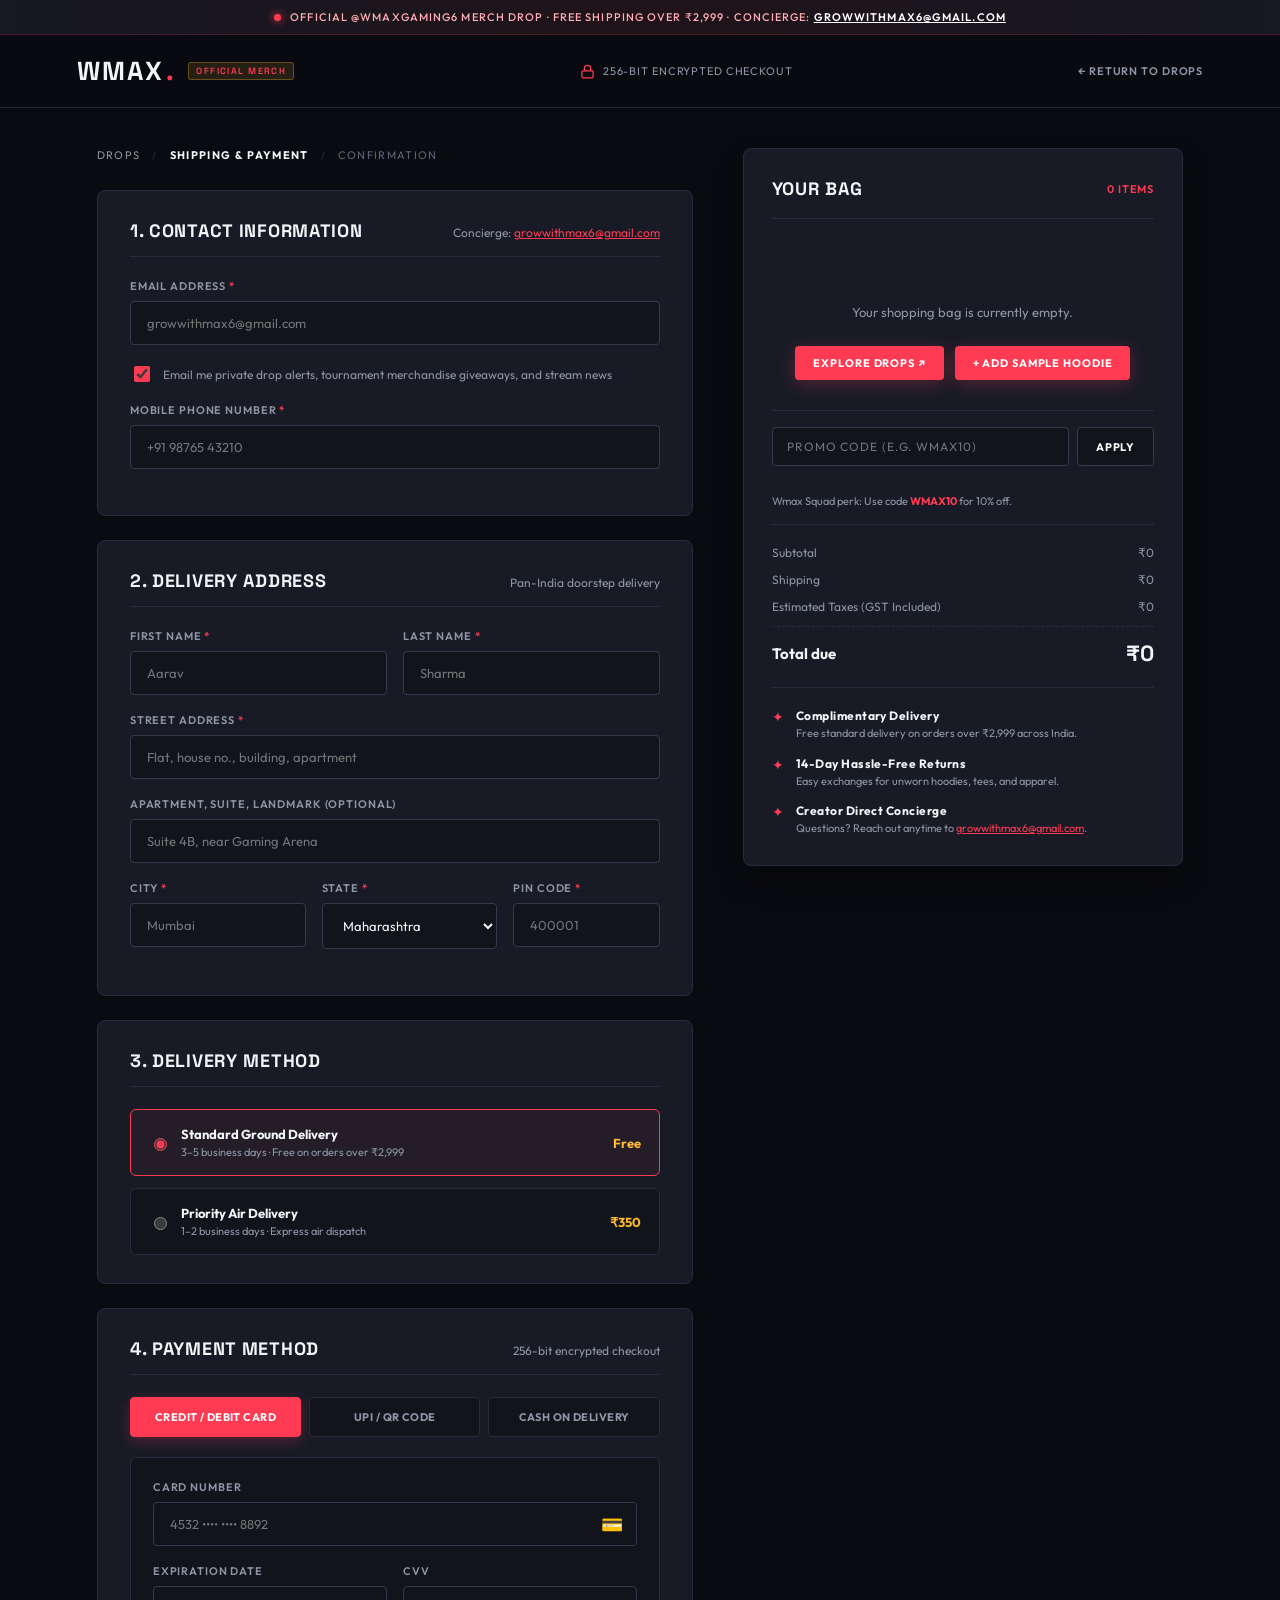
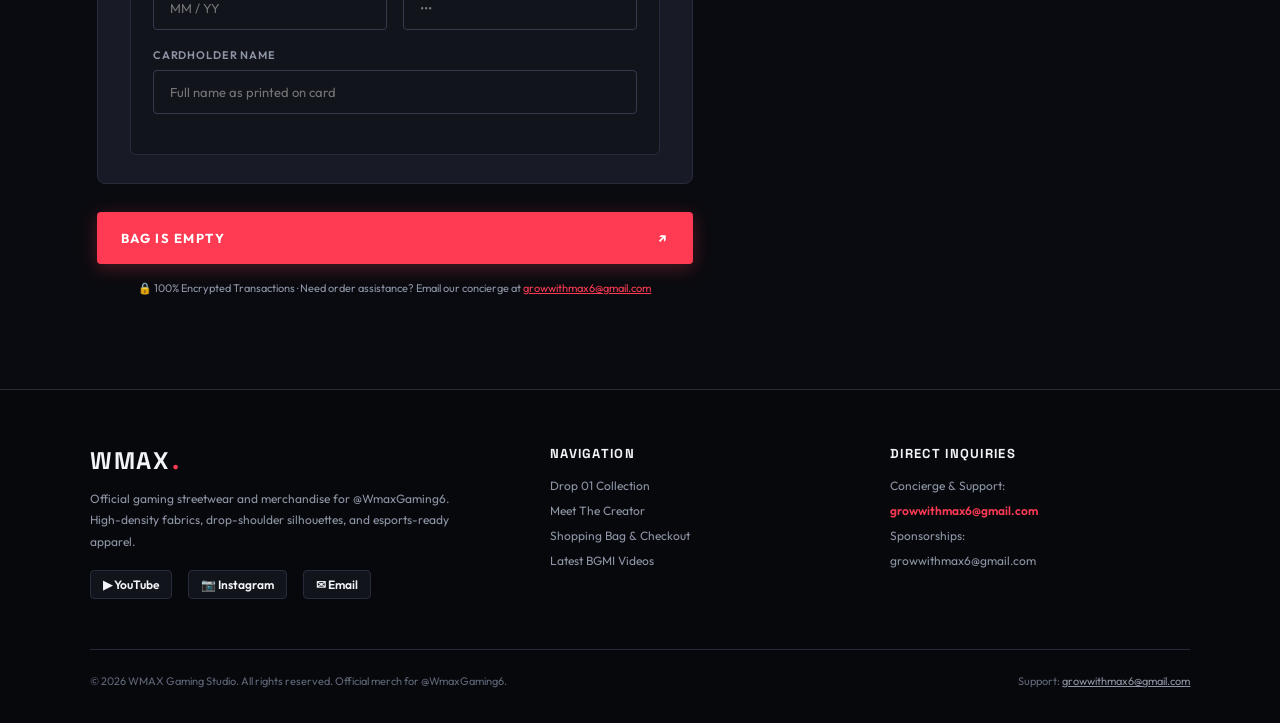
<file: checkout.html>
<!DOCTYPE html>
<html lang="en">
<head>
  <meta charset="UTF-8" />
  <meta name="viewport" content="width=device-width, initial-scale=1.0" />
  <meta name="description" content="Secure Checkout — Official Wmax Gaming Apparel." />
  <title>Checkout — WMAX GAMING APPAREL</title>
  <link rel="preconnect" href="https://fonts.googleapis.com">
  <link rel="preconnect" href="https://fonts.gstatic.com" crossorigin>
  <link href="https://fonts.googleapis.com/css2?family=Outfit:wght@400;500;600;700;800&family=Space+Grotesk:wght@500;600;700;800&display=swap" rel="stylesheet">
  <link rel="stylesheet" href="css/common.css" />
  <link rel="stylesheet" href="css/checkout.css" />
</head>
<body class="checkout-body">
  <!-- Top Announcement Bar -->
  <div class="announcement">
    <span class="badge-live"></span> Official @WmaxGaming6 Merch Drop · Free Shipping Over ₹2,999 · Concierge: <a href="mailto:growwithmax6@gmail.com">growwithmax6@gmail.com</a>
  </div>

  <!-- Checkout Header -->
  <header class="checkout-header">
    <div class="checkout-header-inner">
      <a class="logo" href="index.html" aria-label="WMAX GAMING Home">
        WMAX<span>.</span>
        <span class="logo-tag">OFFICIAL MERCH</span>
      </a>
      <div class="checkout-security-badge">
        <svg width="15" height="15" viewBox="0 0 24 24" fill="none" stroke="currentColor" stroke-width="2"><rect x="3" y="11" width="18" height="11" rx="2" ry="2"></rect><path d="M7 11V7a5 5 0 0 1 10 0v4"></path></svg>
        <span>256-Bit Encrypted Checkout</span>
      </div>
      <a href="index.html" class="return-store-link">← Return to drops</a>
    </div>
  </header>

  <main class="checkout-container">
    <div class="checkout-layout">
      <!-- LEFT COLUMN: Checkout Details -->
      <section class="checkout-main">
        <nav class="checkout-breadcrumbs" aria-label="Checkout Progress">
          <span class="breadcrumb-item"><a href="index.html">Drops</a></span>
          <span class="breadcrumb-separator">/</span>
          <span class="breadcrumb-item active">Shipping & Payment</span>
          <span class="breadcrumb-separator">/</span>
          <span class="breadcrumb-item disabled">Confirmation</span>
        </nav>

        <form id="checkoutForm" class="checkout-form" novalidate>
          <!-- 1. Contact Information -->
          <div class="checkout-block">
            <div class="block-header">
              <h2>1. Contact Information</h2>
              <span class="subtext">Concierge: <a href="mailto:growwithmax6@gmail.com">growwithmax6@gmail.com</a></span>
            </div>
            <div class="form-group" id="groupEmail">
              <label for="contactEmail">Email Address <span class="req">*</span></label>
              <input type="email" id="contactEmail" name="email" required placeholder="growwithmax6@gmail.com" autocomplete="email" />
              <div class="field-error">Please enter a valid email address</div>
            </div>
            <div class="form-checkbox">
              <input type="checkbox" id="marketingConsent" checked />
              <label for="marketingConsent">Email me private drop alerts, tournament merchandise giveaways, and stream news</label>
            </div>
            <div class="form-group" id="groupPhone">
              <label for="contactPhone">Mobile Phone Number <span class="req">*</span></label>
              <input type="tel" id="contactPhone" name="phone" required placeholder="+91 98765 43210" autocomplete="tel" />
              <div class="field-error">Please enter a valid 10-digit phone number</div>
            </div>
          </div>

          <!-- 2. Shipping Address -->
          <div class="checkout-block">
            <div class="block-header">
              <h2>2. Delivery Address</h2>
              <span class="subtext">Pan-India doorstep delivery</span>
            </div>
            <div class="form-row">
              <div class="form-group" id="groupFirstName">
                <label for="firstName">First Name <span class="req">*</span></label>
                <input type="text" id="firstName" name="firstName" required placeholder="Aarav" autocomplete="given-name" />
                <div class="field-error">First name is required</div>
              </div>
              <div class="form-group" id="groupLastName">
                <label for="lastName">Last Name <span class="req">*</span></label>
                <input type="text" id="lastName" name="lastName" required placeholder="Sharma" autocomplete="family-name" />
                <div class="field-error">Last name is required</div>
              </div>
            </div>
            <div class="form-group" id="groupAddress">
              <label for="addressLine1">Street Address <span class="req">*</span></label>
              <input type="text" id="addressLine1" name="address1" required placeholder="Flat, house no., building, apartment" autocomplete="address-line1" />
              <div class="field-error">Street address is required</div>
            </div>
            <div class="form-group">
              <label for="addressLine2">Apartment, suite, landmark (optional)</label>
              <input type="text" id="addressLine2" name="address2" placeholder="Suite 4B, near Gaming Arena" autocomplete="address-line2" />
            </div>
            <div class="form-row form-row-3">
              <div class="form-group" id="groupCity">
                <label for="city">City <span class="req">*</span></label>
                <input type="text" id="city" name="city" required placeholder="Mumbai" autocomplete="address-level2" />
                <div class="field-error">City is required</div>
              </div>
              <div class="form-group" id="groupState">
                <label for="state">State <span class="req">*</span></label>
                <select id="state" name="state" required>
                  <option value="Maharashtra" selected>Maharashtra</option>
                  <option value="Delhi">Delhi</option>
                  <option value="Karnataka">Karnataka</option>
                  <option value="Tamil Nadu">Tamil Nadu</option>
                  <option value="Haryana">Haryana</option>
                  <option value="Telangana">Telangana</option>
                  <option value="Uttar Pradesh">Uttar Pradesh</option>
                  <option value="West Bengal">West Bengal</option>
                  <option value="Gujarat">Gujarat</option>
                  <option value="Punjab">Punjab</option>
                  <option value="Rajasthan">Rajasthan</option>
                  <option value="Kerala">Kerala</option>
                  <option value="Other">Other</option>
                </select>
              </div>
              <div class="form-group" id="groupPostal">
                <label for="postalCode">PIN Code <span class="req">*</span></label>
                <input type="text" id="postalCode" name="postalCode" required placeholder="400001" maxlength="6" autocomplete="postal-code" />
                <div class="field-error">Valid 6-digit PIN is required</div>
              </div>
            </div>
          </div>

          <!-- 3. Delivery Method -->
          <div class="checkout-block">
            <div class="block-header">
              <h2>3. Delivery Method</h2>
            </div>
            <div class="delivery-options">
              <label class="delivery-option active" id="labelShippingStandard">
                <input type="radio" name="shippingMethod" value="standard" checked />
                <div class="option-details">
                  <div class="option-title">Standard Ground Delivery</div>
                  <div class="option-sub">3–5 business days · Free on orders over ₹2,999</div>
                </div>
                <div class="option-price" id="standardShippingDisplay">Free</div>
              </label>
              <label class="delivery-option" id="labelShippingExpress">
                <input type="radio" name="shippingMethod" value="express" />
                <div class="option-details">
                  <div class="option-title">Priority Air Delivery</div>
                  <div class="option-sub">1–2 business days · Express air dispatch</div>
                </div>
                <div class="option-price">₹350</div>
              </label>
            </div>
          </div>

          <!-- 4. Payment Method -->
          <div class="checkout-block">
            <div class="block-header">
              <h2>4. Payment Method</h2>
              <span class="subtext">256-bit encrypted checkout</span>
            </div>

            <div class="payment-tabs" role="tablist">
              <label class="payment-tab active" data-target="panelCard">
                <input type="radio" name="paymentOption" value="card" checked />
                <span>Credit / Debit Card</span>
              </label>
              <label class="payment-tab" data-target="panelUpi">
                <input type="radio" name="paymentOption" value="upi" />
                <span>UPI / QR Code</span>
              </label>
              <label class="payment-tab" data-target="panelCod">
                <input type="radio" name="paymentOption" value="cod" />
                <span>Cash on Delivery</span>
              </label>
            </div>

            <!-- Card panel -->
            <div class="payment-panel active" id="panelCard">
              <div class="form-group">
                <label for="cardNumber">Card Number</label>
                <div class="input-with-icon">
                  <input type="text" id="cardNumber" placeholder="4532 •••• •••• 8892" maxlength="19" />
                  <span class="card-icons">💳</span>
                </div>
              </div>
              <div class="form-row">
                <div class="form-group">
                  <label for="cardExpiry">Expiration Date</label>
                  <input type="text" id="cardExpiry" placeholder="MM / YY" maxlength="5" />
                </div>
                <div class="form-group">
                  <label for="cardCvv">CVV</label>
                  <input type="password" id="cardCvv" placeholder="•••" maxlength="4" />
                </div>
              </div>
              <div class="form-group">
                <label for="cardName">Cardholder Name</label>
                <input type="text" id="cardName" placeholder="Full name as printed on card" />
              </div>
            </div>

            <!-- UPI panel -->
            <div class="payment-panel" id="panelUpi">
              <p class="panel-hint">Zero-fee instant payment via UPI (Google Pay, PhonePe, Paytm, CRED, or BHIM).</p>
              <div class="form-group">
                <label for="upiId">Your UPI Virtual ID</label>
                <input type="text" id="upiId" placeholder="username@okhdfcbank" />
              </div>
              <div class="upi-or">Or scan dynamic QR code at authorization</div>
            </div>

            <!-- COD panel -->
            <div class="payment-panel" id="panelCod">
              <p class="panel-hint">Pay upon doorstep arrival via cash or mobile UPI. Please keep exact change ready.</p>
              <div class="cod-note">✓ Contactless doorstep verification included</div>
            </div>
          </div>

          <!-- Actions -->
          <div class="checkout-actions">
            <button type="submit" class="button button-dark button-checkout" id="submitOrderBtn">
              <span id="buttonPayText">Place Order · ₹0</span>
              <span>↗</span>
            </button>
            <p class="security-guarantee">
              🔒 100% Encrypted Transactions · Need order assistance? Email our concierge at <a href="mailto:growwithmax6@gmail.com">growwithmax6@gmail.com</a>
            </p>
          </div>
        </form>
      </section>

      <!-- RIGHT COLUMN: Order Summary -->
      <aside class="checkout-sidebar">
        <div class="summary-card">
          <div class="summary-header">
            <h3>Your Bag</h3>
            <span class="item-count-badge" id="summaryItemCount">0 items</span>
          </div>

          <!-- List of Cart Items -->
          <div class="cart-items-list" id="cartItemsList"></div>

          <!-- Empty Cart Notice -->
          <div class="cart-empty" id="cartEmptyNotice" hidden>
            <p>Your shopping bag is currently empty.</p>
            <a href="index.html#drops" class="button button-dark button-small">Explore Drops ↗</a>
          </div>

          <!-- Promo Code Section -->
          <div class="discount-section">
            <div class="discount-form">
              <input type="text" id="promoInput" placeholder="Promo code (e.g. WMAX10)" />
              <button type="button" id="applyPromoBtn">Apply</button>
            </div>
            <div class="promo-feedback" id="promoFeedback"></div>
            <div class="promo-hint">Wmax Squad perk: Use code <strong>WMAX10</strong> for 10% off.</div>
          </div>

          <!-- Totals Breakdown -->
          <div class="summary-totals">
            <div class="total-row">
              <span>Subtotal</span>
              <span id="subtotalAmount">₹0</span>
            </div>
            <div class="total-row" id="discountRow" hidden>
              <span>Discount (<span id="discountPercentText">10%</span>)</span>
              <span class="discount-value" id="discountAmount">-₹0</span>
            </div>
            <div class="total-row">
              <span id="shippingLabel">Shipping</span>
              <span id="shippingAmount">Free</span>
            </div>
            <div class="total-row">
              <span>Estimated Taxes (GST Included)</span>
              <span id="taxAmount">₹0</span>
            </div>
            <div class="total-row total-highlight">
              <span>Total due</span>
              <span class="final-total" id="finalTotalAmount">₹0</span>
            </div>
          </div>

          <!-- Assurance Perks -->
          <div class="summary-trust">
            <div class="trust-item">
              <span class="trust-icon">✦</span>
              <div>
                <strong>Complimentary Delivery</strong>
                <p>Free standard delivery on orders over ₹2,999 across India.</p>
              </div>
            </div>
            <div class="trust-item">
              <span class="trust-icon">✦</span>
              <div>
                <strong>14-Day Hassle-Free Returns</strong>
                <p>Easy exchanges for unworn hoodies, tees, and apparel.</p>
              </div>
            </div>
            <div class="trust-item">
              <span class="trust-icon">✦</span>
              <div>
                <strong>Creator Direct Concierge</strong>
                <p>Questions? Reach out anytime to <a href="mailto:growwithmax6@gmail.com">growwithmax6@gmail.com</a>.</p>
              </div>
            </div>
          </div>
        </div>
      </aside>
    </div>
  </main>

  <!-- ORDER SUCCESS MODAL -->
  <div class="order-modal-backdrop" id="orderSuccessModal" hidden>
    <div class="order-modal">
      <div class="modal-icon">✓</div>
      <p class="eyebrow">ORDER CONFIRMED</p>
      <h2 id="modalOrderNumber">#WMAX-92841</h2>
      <p class="modal-desc">
        Thank you for supporting @WmaxGaming6! Your order has been placed and our studio is packing your pieces for dispatch.
      </p>
      
      <div class="modal-details">
        <div class="modal-row">
          <span>Confirmation sent to:</span>
          <strong id="modalCustomerEmail">growwithmax6@gmail.com</strong>
        </div>
        <div class="modal-row">
          <span>Estimated arrival:</span>
          <strong id="modalDeliveryEstimate">3–5 Business Days</strong>
        </div>
        <div class="modal-row">
          <span>Payment method:</span>
          <strong id="modalPaymentMethod">Card</strong>
        </div>
        <div class="modal-row">
          <span>Total paid:</span>
          <strong id="modalTotalPaid">₹0</strong>
        </div>
        <div class="modal-row">
          <span>Creator support desk:</span>
          <strong><a href="mailto:growwithmax6@gmail.com">growwithmax6@gmail.com</a></strong>
        </div>
      </div>

      <div class="modal-actions">
        <button type="button" class="button button-dark" id="modalContinueBtn">Back to Drops ↗</button>
      </div>
    </div>
  </div>

  <!-- Footer -->
  <footer class="footer">
    <div>
      <a class="logo" href="index.html">WMAX<span>.</span></a>
      <p class="footer-bio">
        Official gaming streetwear and merchandise for @WmaxGaming6. High-density fabrics, drop-shoulder silhouettes, and esports-ready apparel.
      </p>
      <div class="footer-social-links">
        <a href="https://www.youtube.com/@WmaxGaming6/videos" target="_blank" rel="noopener noreferrer">▶ YouTube</a>
        <a href="https://www.instagram.com/wmaxgaming" target="_blank" rel="noopener noreferrer">📷 Instagram</a>
        <a href="mailto:growwithmax6@gmail.com">✉ Email</a>
      </div>
    </div>

    <div>
      <div class="footer-col-title">Navigation</div>
      <div class="footer-links-list">
        <a href="index.html#drops">Drop 01 Collection</a>
        <a href="index.html#creator">Meet The Creator</a>
        <a href="checkout.html">Shopping Bag & Checkout</a>
        <a href="https://www.youtube.com/@WmaxGaming6/videos" target="_blank" rel="noopener noreferrer">Latest BGMI Videos</a>
      </div>
    </div>

    <div>
      <div class="footer-col-title">Direct Inquiries</div>
      <div class="footer-links-list">
        <span>Concierge & Support:</span>
        <a href="mailto:growwithmax6@gmail.com" style="color: var(--crimson); font-weight: 600;">growwithmax6@gmail.com</a>
        <span>Sponsorships:</span>
        <a href="mailto:growwithmax6@gmail.com">growwithmax6@gmail.com</a>
      </div>
    </div>

    <div class="footer-bottom">
      <span>© 2026 WMAX Gaming Studio. All rights reserved. Official merch for @WmaxGaming6.</span>
      <span>Support: <a href="mailto:growwithmax6@gmail.com">growwithmax6@gmail.com</a></span>
    </div>
  </footer>

  <script src="js/config.js"></script>
  <script src="js/cart.js"></script>
  <script src="js/checkout.js"></script>
</body>
</html>
</file>
<file: css/common.css>
/* ==========================================================================
   WMAX GAMING APPAREL — Common / Global Design System
   Sleek esports & streetwear theme, typography, header, footer, toast, buttons.
   ========================================================================== */

:root {
  --bg-dark: #0a0b10;
  --bg-surface: #12141c;
  --bg-card: #181b26;
  --bg-card-hover: #202433;
  --line: #272c3d;
  --line-light: #343a4e;
  
  --text-main: #f3f4f8;
  --text-muted: #8e95a5;
  --text-dim: #606778;
  
  --crimson: #ff3b53;
  --crimson-hover: #e62840;
  --crimson-glow: rgba(255, 59, 83, 0.28);
  --gold: #ffb830;
  --cyan: #00e5ff;
  
  --font-sans: "Outfit", -apple-system, BlinkMacSystemFont, "Segoe UI", Roboto, sans-serif;
  --font-display: "Space Grotesk", "Outfit", sans-serif;
}

* {
  box-sizing: border-box;
}

html {
  scroll-behavior: smooth;
  color-scheme: dark;
}

body {
  margin: 0;
  background: var(--bg-dark);
  color: var(--text-main);
  font-family: var(--font-sans);
  -webkit-font-smoothing: antialiased;
}

a {
  color: inherit;
  text-decoration: none;
}

button, input, select {
  font: inherit;
}

button {
  cursor: pointer;
}

/* Announcement Bar */
.announcement {
  background: linear-gradient(90deg, #161822 0%, #201319 50%, #161822 100%);
  border-bottom: 1px solid rgba(255, 59, 83, 0.2);
  color: #ffadb6;
  text-align: center;
  padding: 10px 16px;
  font-size: 11px;
  letter-spacing: .1em;
  font-weight: 500;
  text-transform: uppercase;
}

.announcement a {
  text-decoration: underline;
  color: #ffffff;
  font-weight: 600;
}

.announcement .badge-live {
  display: inline-block;
  width: 7px;
  height: 7px;
  background: var(--crimson);
  border-radius: 50%;
  margin-right: 6px;
  animation: pulseLive 1.5s infinite;
  box-shadow: 0 0 8px var(--crimson);
}

@keyframes pulseLive {
  0%, 100% { opacity: 1; transform: scale(1); }
  50% { opacity: 0.4; transform: scale(0.85); }
}

/* Header */
.site-header {
  height: 76px;
  padding: 0 6%;
  display: flex;
  align-items: center;
  justify-content: space-between;
  border-bottom: 1px solid var(--line);
  background: rgba(10, 11, 16, 0.92);
  backdrop-filter: blur(12px);
  position: sticky;
  top: 0;
  z-index: 50;
}

.logo {
  font-family: var(--font-display);
  font-weight: 800;
  font-size: 26px;
  letter-spacing: .08em;
  display: flex;
  align-items: center;
  gap: 2px;
}

.logo span {
  color: var(--crimson);
}

.logo-tag {
  font-size: 9px;
  font-weight: 600;
  letter-spacing: .16em;
  text-transform: uppercase;
  color: var(--gold);
  background: rgba(255, 184, 48, 0.12);
  border: 1px solid rgba(255, 184, 48, 0.3);
  padding: 2px 7px;
  border-radius: 3px;
  margin-left: 10px;
}

.nav-links {
  display: flex;
  gap: 32px;
  font-size: 13px;
  font-weight: 500;
  letter-spacing: .04em;
}

.nav-links a {
  color: var(--text-muted);
  transition: color .2s, transform .2s;
  display: inline-flex;
  align-items: center;
  gap: 5px;
}

.nav-links a:hover {
  color: var(--text-main);
}

.nav-links a.yt-stream-link {
  color: var(--crimson);
  font-weight: 600;
}

.nav-links a.yt-stream-link:hover {
  color: #ff667a;
}

.header-actions {
  display: flex;
  gap: 20px;
  align-items: center;
}

.icon-button,
.bag-button,
.menu-toggle {
  border: 0;
  background: transparent;
  color: var(--text-main);
}

.icon-button {
  font-size: 24px;
  transition: transform .2s, color .2s;
}

.icon-button:hover {
  color: var(--crimson);
  transform: scale(1.1);
}

.bag-button {
  font-size: 13px;
  font-weight: 600;
  letter-spacing: .06em;
  text-transform: uppercase;
  display: inline-flex;
  align-items: center;
  padding: 8px 14px;
  border: 1px solid var(--line);
  background: var(--bg-surface);
  border-radius: 4px;
  cursor: pointer;
  transition: border-color .2s, background .2s;
}

.bag-button:hover {
  border-color: var(--crimson);
  background: rgba(255, 59, 83, 0.08);
}

.bag-button span {
  display: inline-grid;
  place-items: center;
  min-width: 20px;
  height: 20px;
  padding: 0 5px;
  margin-left: 8px;
  background: var(--crimson);
  color: #ffffff;
  border-radius: 10px;
  font-size: 11px;
  font-weight: 700;
  box-shadow: 0 0 10px var(--crimson-glow);
}

.menu-toggle {
  display: none;
  font-size: 24px;
}

/* Headings & Typography */
h1, h2, h3 {
  font-family: var(--font-display);
  font-weight: 700;
  letter-spacing: -.02em;
  color: var(--text-main);
}

.eyebrow {
  display: inline-flex;
  align-items: center;
  gap: 8px;
  font-size: 11px;
  font-weight: 700;
  letter-spacing: .16em;
  text-transform: uppercase;
  color: var(--crimson);
  margin: 0 0 18px;
}

.eyebrow::before {
  content: "";
  display: inline-block;
  width: 14px;
  height: 2px;
  background: var(--crimson);
}

/* Buttons */
.button {
  display: inline-flex;
  align-items: center;
  justify-content: center;
  gap: 16px;
  padding: 16px 28px;
  font-size: 12px;
  font-weight: 700;
  letter-spacing: .1em;
  text-transform: uppercase;
  border-radius: 4px;
  border: 0;
  transition: all .2s ease;
  cursor: pointer;
}

.button-dark {
  background: var(--crimson);
  color: #ffffff;
  box-shadow: 0 4px 18px var(--crimson-glow);
}

.button-dark:hover {
  background: var(--crimson-hover);
  transform: translateY(-2px);
  box-shadow: 0 8px 24px var(--crimson-glow);
}

.button-outline {
  background: transparent;
  color: var(--text-main);
  border: 1px solid var(--line-light);
}

.button-outline:hover {
  border-color: var(--text-main);
  background: rgba(255, 255, 255, 0.05);
}

.text-link {
  font-size: 12px;
  font-weight: 600;
  letter-spacing: .06em;
  text-transform: uppercase;
  color: var(--crimson);
  border-bottom: 1px solid rgba(255, 59, 83, 0.4);
  padding-bottom: 4px;
  transition: border-color .2s, color .2s;
}

.text-link:hover {
  color: #ffffff;
  border-bottom-color: #ffffff;
}

/* Toast */
.toast {
  position: fixed;
  bottom: 24px;
  left: 50%;
  transform: translate(-50%, 20px);
  background: #181b26;
  border: 1px solid var(--crimson);
  box-shadow: 0 10px 30px rgba(0,0,0,0.5), 0 0 14px var(--crimson-glow);
  color: #ffffff;
  padding: 14px 24px;
  font-size: 12px;
  font-weight: 600;
  letter-spacing: .04em;
  border-radius: 6px;
  opacity: 0;
  pointer-events: none;
  transition: .25s ease;
  z-index: 100;
}

.toast.show {
  opacity: 1;
  transform: translate(-50%, 0);
}

/* Footer */
.footer {
  padding: 55px 7% 35px;
  background: #07080c;
  border-top: 1px solid var(--line);
  display: grid;
  grid-template-columns: 1.4fr 1fr 1fr;
  align-items: start;
  gap: 40px;
}

.footer .logo {
  font-size: 24px;
  margin-bottom: 12px;
}

.footer-bio {
  font-size: 12px;
  color: var(--text-muted);
  line-height: 1.8;
  max-width: 380px;
  margin: 0 0 18px;
}

.footer-social-links {
  display: flex;
  gap: 16px;
  font-size: 12px;
  font-weight: 600;
}

.footer-social-links a {
  color: var(--text-main);
  display: inline-flex;
  align-items: center;
  gap: 6px;
  padding: 6px 12px;
  background: var(--bg-surface);
  border: 1px solid var(--line);
  border-radius: 4px;
  transition: all .2s;
}

.footer-social-links a:hover {
  border-color: var(--crimson);
  color: var(--crimson);
}

.footer-col-title {
  font-family: var(--font-display);
  font-size: 13px;
  font-weight: 700;
  letter-spacing: .1em;
  text-transform: uppercase;
  color: var(--text-main);
  margin-bottom: 16px;
}

.footer-links-list {
  display: flex;
  flex-direction: column;
  gap: 10px;
  font-size: 12px;
  color: var(--text-muted);
}

.footer-links-list a:hover {
  color: var(--crimson);
}

.footer-bottom {
  grid-column: 1 / -1;
  border-top: 1px solid var(--line);
  padding-top: 24px;
  margin-top: 10px;
  display: flex;
  justify-content: space-between;
  align-items: center;
  font-size: 11px;
  color: var(--text-dim);
  flex-wrap: wrap;
  gap: 12px;
}

.footer-bottom a {
  color: var(--text-muted);
  text-decoration: underline;
}

.footer-bottom a:hover {
  color: var(--crimson);
}

/* Accessibility */
.sr-only {
  position: absolute;
  width: 1px;
  height: 1px;
  padding: 0;
  margin: -1px;
  overflow: hidden;
  clip: rect(0,0,0,0);
  white-space: nowrap;
  border: 0;
}

/* Responsive header/footer */
@media (max-width: 900px) {
  .footer {
    grid-template-columns: 1fr;
    gap: 30px;
  }
}

@media (max-width: 768px) {
  .site-header {
    height: 66px;
    padding: 0 5%;
  }

  .menu-toggle {
    display: block;
    order: -1;
  }

  .logo {
    font-size: 22px;
  }

  .nav-links {
    display: none;
    position: absolute;
    top: 66px;
    left: 0;
    right: 0;
    padding: 24px 5%;
    background: var(--bg-surface);
    border-bottom: 1px solid var(--line);
    flex-direction: column;
    gap: 18px;
    box-shadow: 0 16px 30px rgba(0,0,0,0.4);
  }

  .nav-links.open {
    display: flex;
  }

  .header-actions {
    gap: 12px;
  }

  .icon-button {
    display: none;
  }
}
</file>
<file: css/checkout.css>
/* ==========================================================================
   WMAX GAMING APPAREL — Checkout Stylesheet
   Dark-mode esports streetwear checkout layout, order summary, and modal.
   ========================================================================== */

.checkout-body {
  background-color: var(--bg-dark);
  color: var(--text-main);
  font-family: var(--font-sans);
  min-height: 100vh;
  display: flex;
  flex-direction: column;
}

/* Header */
.checkout-header {
  border-bottom: 1px solid var(--line);
  background: rgba(10, 11, 16, 0.95);
  backdrop-filter: blur(10px);
  position: sticky;
  top: 0;
  z-index: 50;
}

.checkout-header-inner {
  height: 72px;
  padding: 0 6%;
  display: flex;
  align-items: center;
  justify-content: space-between;
  max-width: 1280px;
  margin: 0 auto;
}

.checkout-security-badge {
  display: inline-flex;
  align-items: center;
  gap: 8px;
  font-size: 11px;
  letter-spacing: .08em;
  text-transform: uppercase;
  color: var(--text-muted);
}

.checkout-security-badge svg {
  color: var(--crimson);
}

.return-store-link {
  font-size: 11px;
  font-weight: 600;
  letter-spacing: .08em;
  text-transform: uppercase;
  color: var(--text-muted);
  border-bottom: 1px solid transparent;
  transition: all .2s;
}

.return-store-link:hover {
  color: var(--crimson);
  border-bottom-color: var(--crimson);
}

/* Container */
.checkout-container {
  flex: 1;
  max-width: 1240px;
  margin: 0 auto;
  padding: 40px 6% 80px;
  width: 100%;
}

.checkout-layout {
  display: grid;
  grid-template-columns: 1.15fr 0.85fr;
  gap: 50px;
  align-items: start;
}

/* Breadcrumbs */
.checkout-breadcrumbs {
  display: flex;
  align-items: center;
  gap: 12px;
  font-size: 11px;
  letter-spacing: .12em;
  text-transform: uppercase;
  color: var(--text-dim);
  margin-bottom: 28px;
}

.checkout-breadcrumbs a {
  color: var(--text-muted);
  transition: color .2s;
}

.checkout-breadcrumbs a:hover {
  color: var(--crimson);
}

.breadcrumb-item.active {
  color: var(--text-main);
  font-weight: 700;
}

.breadcrumb-separator {
  opacity: .4;
  font-size: 10px;
}

/* Blocks */
.checkout-block {
  background: var(--bg-card);
  border: 1px solid var(--line);
  border-radius: 8px;
  padding: 28px 32px;
  margin-bottom: 24px;
}

.block-header {
  margin-bottom: 22px;
  border-bottom: 1px solid var(--line);
  padding-bottom: 14px;
  display: flex;
  justify-content: space-between;
  align-items: baseline;
  flex-wrap: wrap;
  gap: 8px;
}

.block-header h2 {
  font-size: 18px;
  letter-spacing: .04em;
  text-transform: uppercase;
  margin: 0;
  font-weight: 700;
}

.block-header .subtext {
  font-size: 12px;
  color: var(--text-muted);
}

.block-header .subtext a {
  color: var(--crimson);
  text-decoration: underline;
}

/* Inputs */
.form-group {
  margin-bottom: 18px;
}

.form-group label {
  display: block;
  font-size: 11px;
  letter-spacing: .08em;
  text-transform: uppercase;
  font-weight: 600;
  color: var(--text-muted);
  margin-bottom: 8px;
}

.form-group label .req {
  color: var(--crimson);
}

.form-group input,
.form-group select {
  width: 100%;
  padding: 13px 16px;
  border: 1px solid var(--line-light);
  background: var(--bg-surface);
  color: var(--text-main);
  font-size: 13px;
  font-family: var(--font-sans);
  border-radius: 4px;
  transition: all .2s;
}

.form-group input:focus,
.form-group select:focus {
  outline: none;
  border-color: var(--crimson);
  box-shadow: 0 0 14px var(--crimson-glow);
  background: #151824;
}

.form-group.has-error input,
.form-group.has-error select {
  border-color: #ff334b;
}

.field-error {
  display: none;
  font-size: 11px;
  color: #ff5268;
  margin-top: 5px;
}

.form-group.has-error .field-error {
  display: block;
}

.form-row {
  display: grid;
  grid-template-columns: 1fr 1fr;
  gap: 16px;
}

.form-row-3 {
  grid-template-columns: 1.2fr 1.2fr 1fr;
}

.form-checkbox {
  display: flex;
  align-items: center;
  gap: 10px;
  margin-bottom: 18px;
  font-size: 12px;
  color: var(--text-muted);
}

.form-checkbox input[type="checkbox"] {
  accent-color: var(--crimson);
  width: 16px;
  height: 16px;
  cursor: pointer;
}

.input-with-icon {
  position: relative;
}

.input-with-icon .card-icons {
  position: absolute;
  right: 14px;
  top: 50%;
  transform: translateY(-50%);
  font-size: 18px;
  pointer-events: none;
}

/* Shipping Options */
.delivery-options {
  display: flex;
  flex-direction: column;
  gap: 12px;
}

.delivery-option {
  display: flex;
  align-items: center;
  justify-content: space-between;
  padding: 16px 18px;
  border: 1px solid var(--line);
  background: var(--bg-surface);
  border-radius: 6px;
  cursor: pointer;
  transition: all .2s;
}

.delivery-option input[type="radio"] {
  accent-color: var(--crimson);
  margin-right: 14px;
}

.delivery-option.active,
.delivery-option:hover {
  border-color: var(--crimson);
  background: rgba(255, 59, 83, 0.05);
}

.option-details {
  flex: 1;
}

.option-title {
  font-size: 13px;
  font-weight: 700;
  margin-bottom: 3px;
  color: var(--text-main);
}

.option-sub {
  font-size: 11px;
  color: var(--text-muted);
}

.option-price {
  font-size: 13px;
  font-weight: 700;
  color: var(--gold);
  white-space: nowrap;
}

/* Payment Tabs */
.payment-tabs {
  display: grid;
  grid-template-columns: repeat(3, 1fr);
  gap: 8px;
  margin-bottom: 20px;
}

.payment-tab {
  display: flex;
  align-items: center;
  justify-content: center;
  padding: 12px 10px;
  border: 1px solid var(--line);
  background: var(--bg-surface);
  font-size: 11px;
  font-weight: 700;
  letter-spacing: .04em;
  text-transform: uppercase;
  border-radius: 4px;
  cursor: pointer;
  transition: all .2s;
  color: var(--text-muted);
}

.payment-tab input {
  display: none;
}

.payment-tab.active {
  background: var(--crimson);
  color: #ffffff;
  border-color: var(--crimson);
  box-shadow: 0 4px 14px var(--crimson-glow);
}

.payment-panel {
  display: none;
  padding: 22px;
  background: var(--bg-surface);
  border: 1px solid var(--line);
  border-radius: 6px;
}

.payment-panel.active {
  display: block;
}

.panel-hint {
  font-size: 12px;
  color: var(--text-muted);
  line-height: 1.6;
  margin: 0 0 16px;
}

.upi-or {
  text-align: center;
  font-size: 11px;
  letter-spacing: .08em;
  text-transform: uppercase;
  color: var(--text-dim);
  margin-top: 12px;
}

.cod-note {
  font-size: 12px;
  color: var(--gold);
  font-weight: 600;
  display: flex;
  align-items: center;
  gap: 6px;
}

/* Actions */
.checkout-actions {
  margin-top: 28px;
}

.button-checkout {
  width: 100%;
  padding: 18px 24px;
  font-size: 13px;
  font-weight: 700;
  letter-spacing: .12em;
  text-transform: uppercase;
  display: flex;
  justify-content: space-between;
  align-items: center;
}

.security-guarantee {
  font-size: 11px;
  color: var(--text-muted);
  text-align: center;
  margin-top: 16px;
  line-height: 1.6;
}

.security-guarantee a {
  color: var(--crimson);
  text-decoration: underline;
}

/* Right Sidebar: Order Summary */
.checkout-sidebar {
  position: sticky;
  top: 96px;
}

.summary-card {
  background: var(--bg-card);
  border: 1px solid var(--line);
  border-radius: 8px;
  padding: 28px;
  box-shadow: 0 14px 30px rgba(0,0,0,0.3);
}

.summary-header {
  display: flex;
  justify-content: space-between;
  align-items: center;
  padding-bottom: 18px;
  border-bottom: 1px solid var(--line);
  margin-bottom: 20px;
}

.summary-header h3 {
  margin: 0;
  font-size: 18px;
  font-weight: 700;
  text-transform: uppercase;
  letter-spacing: .04em;
}

.item-count-badge {
  font-size: 11px;
  letter-spacing: .08em;
  text-transform: uppercase;
  color: var(--crimson);
  font-weight: 600;
}

/* Cart Items */
.cart-items-list {
  display: flex;
  flex-direction: column;
  gap: 16px;
  max-height: 380px;
  overflow-y: auto;
  padding-right: 4px;
  margin-bottom: 22px;
}

.cart-item {
  display: flex;
  gap: 16px;
  align-items: center;
  padding-bottom: 16px;
  border-bottom: 1px solid var(--line);
}

.cart-item-image {
  width: 68px;
  height: 82px;
  background: var(--bg-surface);
  border-radius: 4px;
  overflow: hidden;
  flex-shrink: 0;
}

.cart-item-image img {
  width: 100%;
  height: 100%;
  object-fit: cover;
}

.cart-item-info {
  flex: 1;
  min-width: 0;
}

.cart-item-name {
  font-size: 13px;
  font-weight: 700;
  margin: 0 0 4px;
  white-space: nowrap;
  overflow: hidden;
  text-overflow: ellipsis;
  color: var(--text-main);
}

.cart-item-meta {
  font-size: 11px;
  color: var(--text-muted);
  margin: 0 0 8px;
}

.cart-item-qty-wrap {
  display: inline-flex;
  align-items: center;
  border: 1px solid var(--line-light);
  background: var(--bg-surface);
  border-radius: 3px;
}

.qty-btn {
  border: 0;
  background: transparent;
  width: 24px;
  height: 24px;
  display: inline-flex;
  align-items: center;
  justify-content: center;
  font-size: 12px;
  color: var(--text-main);
  cursor: pointer;
  transition: background .15s;
}

.qty-btn:hover {
  background: rgba(255, 59, 83, 0.15);
  color: var(--crimson);
}

.qty-number {
  font-size: 11px;
  font-weight: 700;
  padding: 0 8px;
  min-width: 20px;
  text-align: center;
}

.cart-item-price-wrap {
  text-align: right;
  flex-shrink: 0;
}

.cart-item-price {
  font-family: var(--font-display);
  font-size: 14px;
  font-weight: 700;
  display: block;
}

.cart-item-remove {
  border: 0;
  background: transparent;
  color: var(--text-dim);
  font-size: 13px;
  cursor: pointer;
  padding: 4px;
  margin-top: 4px;
  transition: color .2s;
}

.cart-item-remove:hover {
  color: var(--crimson);
}

/* Empty Cart Notice */
.cart-empty {
  text-align: center;
  padding: 30px 10px;
}

.cart-empty p {
  color: var(--text-muted);
  font-size: 13px;
  margin-bottom: 16px;
}

.button-small {
  display: inline-block;
  padding: 10px 18px;
  font-size: 11px;
  letter-spacing: .08em;
  text-transform: uppercase;
}

/* Promo Code */
.discount-section {
  padding: 16px 0;
  border-top: 1px solid var(--line);
  border-bottom: 1px solid var(--line);
  margin-bottom: 20px;
}

.discount-form {
  display: flex;
  gap: 8px;
}

.discount-form input {
  flex: 1;
  padding: 11px 14px;
  border: 1px solid var(--line-light);
  background: var(--bg-surface);
  color: #ffffff;
  font-size: 12px;
  text-transform: uppercase;
  letter-spacing: .08em;
  border-radius: 4px;
}

.discount-form input:focus {
  outline: none;
  border-color: var(--crimson);
}

.discount-form button {
  padding: 0 18px;
  background: var(--bg-surface);
  border: 1px solid var(--line-light);
  color: #ffffff;
  font-size: 11px;
  font-weight: 700;
  letter-spacing: .08em;
  text-transform: uppercase;
  border-radius: 4px;
  cursor: pointer;
  transition: all .2s;
}

.discount-form button:hover {
  background: var(--crimson);
  border-color: var(--crimson);
}

.promo-feedback {
  font-size: 11px;
  margin-top: 8px;
  min-height: 14px;
}

.promo-feedback.success {
  color: var(--cyan);
  font-weight: 600;
}

.promo-feedback.error {
  color: var(--crimson);
}

.promo-hint {
  font-size: 11px;
  color: var(--text-muted);
  margin-top: 6px;
}

.promo-hint strong {
  color: var(--crimson);
}

/* Totals */
.summary-totals {
  display: flex;
  flex-direction: column;
  gap: 12px;
  padding-bottom: 20px;
  border-bottom: 1px solid var(--line);
  margin-bottom: 20px;
}

.total-row {
  display: flex;
  justify-content: space-between;
  align-items: center;
  font-size: 12px;
  color: var(--text-muted);
}

.total-row .discount-value {
  color: var(--cyan);
  font-weight: 700;
}

.total-row.total-highlight {
  font-size: 15px;
  font-weight: 700;
  color: var(--text-main);
  padding-top: 12px;
  border-top: 1px dashed var(--line);
}

.final-total {
  font-family: var(--font-display);
  font-size: 22px;
  color: var(--text-main);
}

/* Trust Perks */
.summary-trust {
  display: flex;
  flex-direction: column;
  gap: 14px;
}

.trust-item {
  display: flex;
  gap: 12px;
  align-items: flex-start;
}

.trust-icon {
  color: var(--crimson);
  font-size: 14px;
  line-height: 1.4;
}

.trust-item strong {
  display: block;
  font-size: 12px;
  letter-spacing: .04em;
  margin-bottom: 2px;
  color: var(--text-main);
}

.trust-item p {
  font-size: 11px;
  color: var(--text-muted);
  margin: 0;
  line-height: 1.5;
}

.trust-item a {
  color: var(--crimson);
  text-decoration: underline;
}

/* Order Success Modal */
/* CRITICAL: must come before .order-modal-backdrop so [hidden] wins */
.order-modal-backdrop[hidden],
[hidden] { display: none !important; }

.order-modal-backdrop {
  position: fixed;
  inset: 0;
  background: rgba(10, 11, 16, 0.85);
  backdrop-filter: blur(8px);
  display: flex;
  align-items: center;
  justify-content: center;
  z-index: 200;
  padding: 20px;
  animation: fadeIn .3s ease;
}

.order-modal {
  background: var(--bg-card);
  border: 1px solid var(--crimson);
  box-shadow: 0 20px 50px rgba(0,0,0,0.8), 0 0 24px var(--crimson-glow);
  max-width: 520px;
  width: 100%;
  padding: 44px 40px;
  text-align: center;
  border-radius: 10px;
  animation: slideUp .3s ease;
}

.modal-icon {
  width: 60px;
  height: 60px;
  border-radius: 50%;
  background: rgba(255, 59, 83, 0.15);
  border: 2px solid var(--crimson);
  color: var(--crimson);
  display: grid;
  place-items: center;
  font-size: 26px;
  font-weight: bold;
  margin: 0 auto 18px;
  box-shadow: 0 0 20px var(--crimson-glow);
}

.order-modal h2 {
  font-size: 28px;
  margin: 6px 0 14px;
}

.modal-desc {
  font-size: 13px;
  color: var(--text-muted);
  line-height: 1.7;
  margin-bottom: 26px;
}

.modal-details {
  background: var(--bg-surface);
  border: 1px solid var(--line);
  border-radius: 6px;
  padding: 16px 20px;
  margin-bottom: 28px;
  text-align: left;
}

.modal-row {
  display: flex;
  justify-content: space-between;
  align-items: center;
  font-size: 12px;
  padding: 8px 0;
  border-bottom: 1px solid var(--line);
}

.modal-row:last-child {
  border-bottom: 0;
}

.modal-row span {
  color: var(--text-muted);
}

.modal-row strong {
  color: var(--text-main);
}

.modal-row strong a {
  color: var(--crimson);
  text-decoration: underline;
}

.modal-actions button {
  width: 100%;
  justify-content: center;
}

@keyframes fadeIn {
  from { opacity: 0; }
  to { opacity: 1; }
}

@keyframes slideUp {
  from { transform: translateY(18px); opacity: 0; }
  to { transform: translateY(0); opacity: 1; }
}

/* Responsive */
@media (max-width: 980px) {
  .checkout-layout {
    grid-template-columns: 1fr;
    gap: 40px;
  }

  .checkout-sidebar {
    position: static;
    order: -1;
  }
}

@media (max-width: 650px) {
  .checkout-header-inner {
    padding: 0 4%;
    height: 62px;
  }

  .checkout-security-badge {
    display: none;
  }

  .checkout-container {
    padding: 24px 4% 60px;
  }

  .checkout-block {
    padding: 20px 18px;
  }

  .form-row, .form-row-3 {
    grid-template-columns: 1fr;
    gap: 0;
  }

  .payment-tabs {
    grid-template-columns: 1fr;
  }

  .order-modal {
    padding: 30px 22px;
  }
}
</file>
